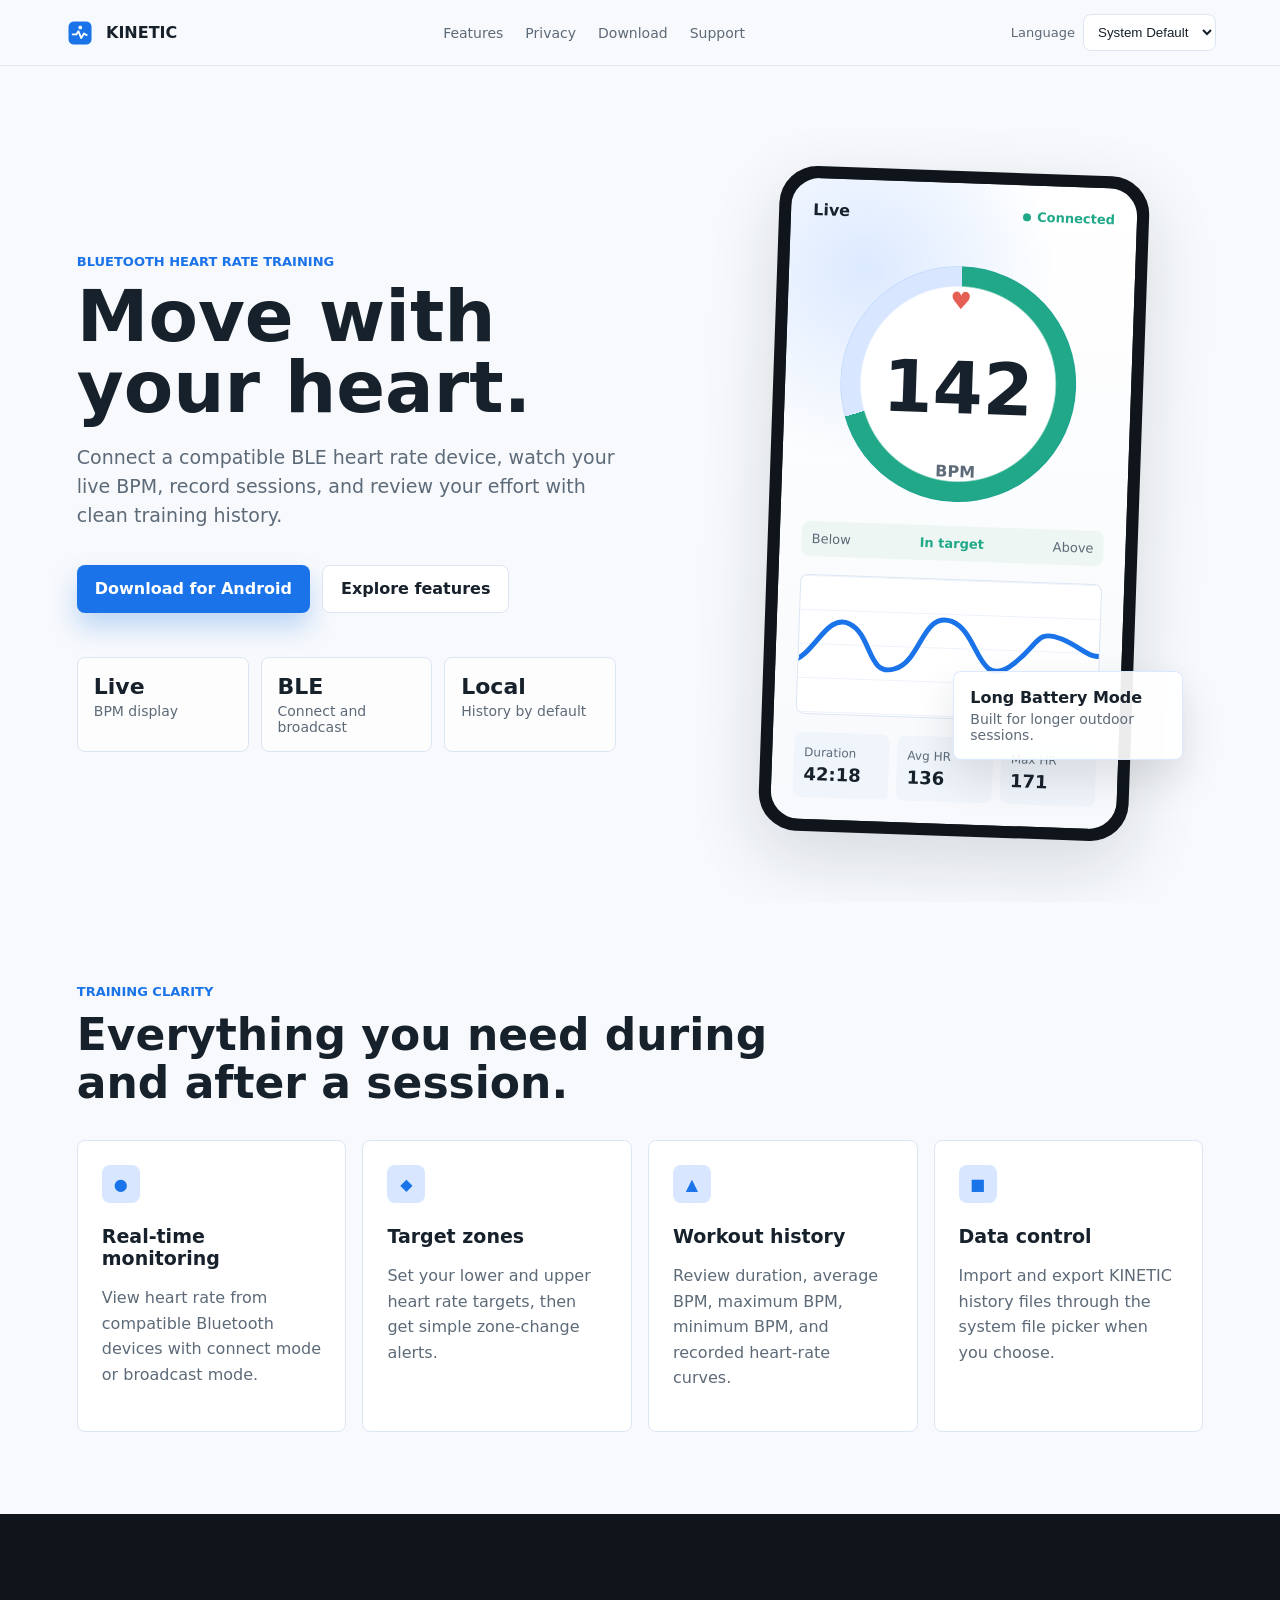
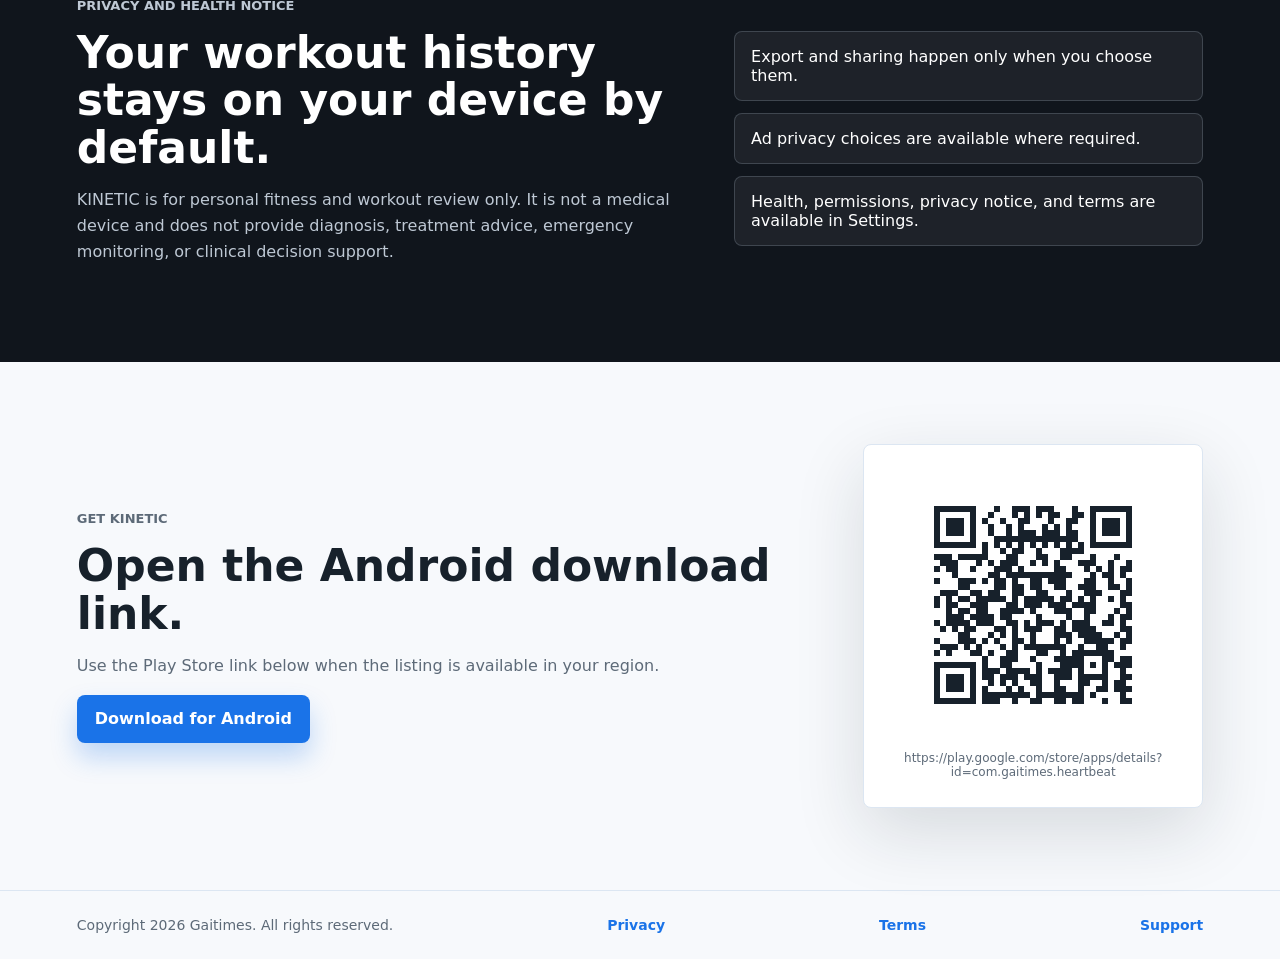
<file: index.html>
<!doctype html>
<html lang="en">
  <head>
    <meta charset="utf-8">
    <meta name="viewport" content="width=device-width, initial-scale=1">
    <title>KINETIC</title>
    <meta name="description" content="KINETIC tracks live heart rate, workout history, and training alerts from compatible Bluetooth heart rate devices.">
    <meta property="og:title" content="KINETIC">
    <meta property="og:description" content="Live heart rate tracking, workout history, and simple training alerts.">
    <meta property="og:image" content="./assets/feature-graphic-1024x500.png">
    <meta name="theme-color" content="#1A73E8">
    <link rel="icon" href="./assets/store-icon-512.png">
    <link rel="stylesheet" href="./styles.css">
  </head>
  <body>
    <header class="site-header">
      <a class="brand" href="#top" aria-label="KINETIC">
        <img src="./assets/store-icon-512.png" alt="">
        <span data-i18n="brand">KINETIC</span>
      </a>
      <nav class="nav-links" aria-label="Primary">
        <a href="#features" data-i18n="navFeatures">Features</a>
        <a href="#privacy" data-i18n="navPrivacy">Privacy</a>
        <a href="#download" data-i18n="navDownload">Download</a>
        <a href="./support.html" data-i18n="navSupport">Support</a>
      </nav>
      <label class="language-picker">
        <span data-i18n="languageLabel">Language</span>
        <select id="languageSelect" aria-label="Language">
          <option value="auto" data-i18n="systemDefault">System Default</option>
          <option value="en">English</option>
          <option value="zh-CN">简体中文</option>
          <option value="zh-TW">繁體中文</option>
          <option value="ja">日本語</option>
          <option value="ko">한국어</option>
          <option value="es">Español</option>
          <option value="pt">Português</option>
          <option value="fr">Français</option>
        </select>
      </label>
    </header>

    <main id="top">
      <section class="hero">
        <div class="hero-copy">
          <p class="eyebrow" data-i18n="eyebrow">Bluetooth heart rate training</p>
          <h1 data-i18n="heroTitle">Move with your heart.</h1>
          <p class="hero-text" data-i18n="heroText">Connect a compatible BLE heart rate device, watch your live BPM, record sessions, and review your effort with clean training history.</p>
          <div class="hero-actions">
            <a class="primary-button" id="downloadButton" href="#" data-i18n="downloadButton">Download for Android</a>
            <a class="secondary-button" href="#features" data-i18n="learnMore">Explore features</a>
          </div>
          <dl class="hero-stats" aria-label="KINETIC highlights">
            <div>
              <dt data-i18n="statLive">Live</dt>
              <dd data-i18n="statLiveText">BPM display</dd>
            </div>
            <div>
              <dt data-i18n="statBle">BLE</dt>
              <dd data-i18n="statBleText">Connect and broadcast</dd>
            </div>
            <div>
              <dt data-i18n="statData">Local</dt>
              <dd data-i18n="statDataText">History by default</dd>
            </div>
          </dl>
        </div>

        <div class="phone-stage" aria-label="KINETIC app preview">
          <div class="phone-shell">
            <div class="phone-screen">
              <div class="app-topbar">
                <span data-i18n="previewLive">Live</span>
                <span class="status-dot" data-i18n="previewConnected">Connected</span>
              </div>
              <div class="heart-ring">
                <span class="pulse-mark" aria-hidden="true">&#9829;</span>
                <strong>142</strong>
                <span data-i18n="previewUnit">BPM</span>
              </div>
              <div class="zone-row">
                <span data-i18n="previewBelow">Below</span>
                <strong data-i18n="previewInZone">In target</strong>
                <span data-i18n="previewAbove">Above</span>
              </div>
              <div class="chart-card">
                <div class="chart-line" aria-hidden="true"></div>
              </div>
              <div class="summary-grid">
                <div><span data-i18n="previewDuration">Duration</span><strong>42:18</strong></div>
                <div><span data-i18n="previewAvg">Avg HR</span><strong>136</strong></div>
                <div><span data-i18n="previewMax">Max HR</span><strong>171</strong></div>
              </div>
            </div>
          </div>
          <div class="floating-note">
            <strong data-i18n="noteTitle">Long Battery Mode</strong>
            <span data-i18n="noteText">Built for longer outdoor sessions.</span>
          </div>
        </div>
      </section>

      <section class="feature-band" id="features">
        <div class="section-heading">
          <p class="eyebrow" data-i18n="featuresEyebrow">Training clarity</p>
          <h2 data-i18n="featuresTitle">Everything you need during and after a session.</h2>
        </div>
        <div class="feature-grid">
          <article>
            <span class="feature-icon" aria-hidden="true">&#9679;</span>
            <h3 data-i18n="featureLiveTitle">Real-time monitoring</h3>
            <p data-i18n="featureLiveText">View heart rate from compatible Bluetooth devices with connect mode or broadcast mode.</p>
          </article>
          <article>
            <span class="feature-icon" aria-hidden="true">&#9670;</span>
            <h3 data-i18n="featureZoneTitle">Target zones</h3>
            <p data-i18n="featureZoneText">Set your lower and upper heart rate targets, then get simple zone-change alerts.</p>
          </article>
          <article>
            <span class="feature-icon" aria-hidden="true">&#9650;</span>
            <h3 data-i18n="featureHistoryTitle">Workout history</h3>
            <p data-i18n="featureHistoryText">Review duration, average BPM, maximum BPM, minimum BPM, and recorded heart-rate curves.</p>
          </article>
          <article>
            <span class="feature-icon" aria-hidden="true">&#9632;</span>
            <h3 data-i18n="featureDataTitle">Data control</h3>
            <p data-i18n="featureDataText">Import and export KINETIC history files through the system file picker when you choose.</p>
          </article>
        </div>
      </section>

      <section class="privacy-band" id="privacy">
        <div>
          <p class="eyebrow" data-i18n="privacyEyebrow">Privacy and health notice</p>
          <h2 data-i18n="privacyTitle">Your workout history stays on your device by default.</h2>
          <p data-i18n="privacyText">KINETIC is for personal fitness and workout review only. It is not a medical device and does not provide diagnosis, treatment advice, emergency monitoring, or clinical decision support.</p>
        </div>
        <ul>
          <li data-i18n="privacyPoint1">Export and sharing happen only when you choose them.</li>
          <li data-i18n="privacyPoint2">Ad privacy choices are available where required.</li>
          <li data-i18n="privacyPoint3">Health, permissions, privacy notice, and terms are available in Settings.</li>
        </ul>
      </section>

      <section class="download-band" id="download">
        <div class="download-copy">
          <p class="eyebrow" data-i18n="downloadEyebrow">Get KINETIC</p>
          <h2 data-i18n="downloadTitle">Scan to download the app.</h2>
          <p data-i18n="downloadText">Point your phone camera at the code, or open the Android download link directly.</p>
          <a class="primary-button" id="downloadButtonBottom" href="#" data-i18n="downloadButton">Download for Android</a>
        </div>
        <div class="qr-panel">
          <canvas id="downloadQr" width="264" height="264" aria-label="Download QR code"></canvas>
          <p id="downloadUrlText"></p>
        </div>
      </section>
    </main>

    <footer class="site-footer">
      <span data-i18n="footerCopyright">Copyright 2026 Gaitimes. All rights reserved.</span>
      <a href="./privacy.html" data-i18n="footerPrivacy">Privacy</a>
      <a href="./terms.html" data-i18n="footerTerms">Terms</a>
      <a href="./support.html" data-i18n="footerSupport">Support</a>
    </footer>

    <script src="./app.js"></script>
  </body>
</html>
</file>
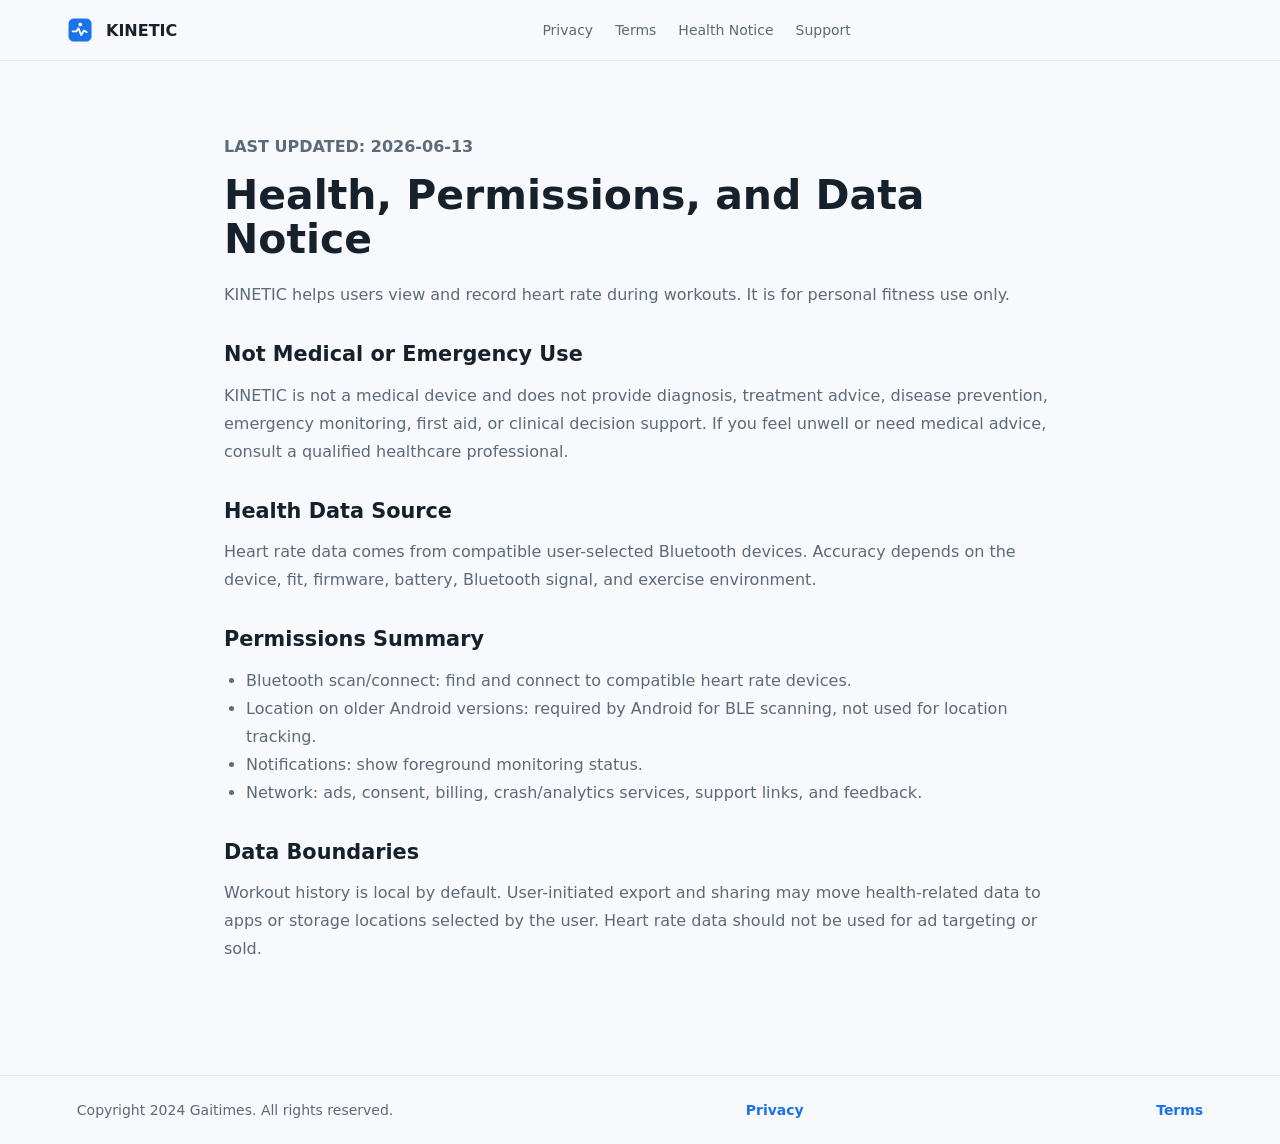
<file: health-data.html>
<!doctype html>
<html lang="en">
  <head>
    <meta charset="utf-8">
    <meta name="viewport" content="width=device-width, initial-scale=1">
    <title>KINETIC Health, Permissions, and Data Notice</title>
    <link rel="icon" href="./assets/store-icon-512.png">
    <link rel="stylesheet" href="./styles.css">
  </head>
  <body>
    <header class="site-header">
      <a class="brand" href="./index.html" aria-label="KINETIC">
        <img src="./assets/store-icon-512.png" alt="">
        <span>KINETIC</span>
      </a>
      <nav class="nav-links" aria-label="Legal">
        <a href="./privacy.html">Privacy</a>
        <a href="./terms.html">Terms</a>
        <a href="./health-data.html">Health Notice</a>
        <a href="./support.html">Support</a>
      </nav>
    </header>
    <main class="legal-page">
      <p class="eyebrow">Last updated: 2026-06-13</p>
      <h1>Health, Permissions, and Data Notice</h1>
      <p>KINETIC helps users view and record heart rate during workouts. It is for personal fitness use only.</p>

      <h2>Not Medical or Emergency Use</h2>
      <p>KINETIC is not a medical device and does not provide diagnosis, treatment advice, disease prevention, emergency monitoring, first aid, or clinical decision support. If you feel unwell or need medical advice, consult a qualified healthcare professional.</p>

      <h2>Health Data Source</h2>
      <p>Heart rate data comes from compatible user-selected Bluetooth devices. Accuracy depends on the device, fit, firmware, battery, Bluetooth signal, and exercise environment.</p>

      <h2>Permissions Summary</h2>
      <ul>
        <li>Bluetooth scan/connect: find and connect to compatible heart rate devices.</li>
        <li>Location on older Android versions: required by Android for BLE scanning, not used for location tracking.</li>
        <li>Notifications: show foreground monitoring status.</li>
        <li>Network: ads, consent, billing, crash/analytics services, support links, and feedback.</li>
      </ul>

      <h2>Data Boundaries</h2>
      <p>Workout history is local by default. User-initiated export and sharing may move health-related data to apps or storage locations selected by the user. Heart rate data should not be used for ad targeting or sold.</p>
    </main>
    <footer class="site-footer">
      <span>Copyright 2024 Gaitimes. All rights reserved.</span>
      <a href="./privacy.html">Privacy</a>
      <a href="./terms.html">Terms</a>
    </footer>
  </body>
</html>
</file>
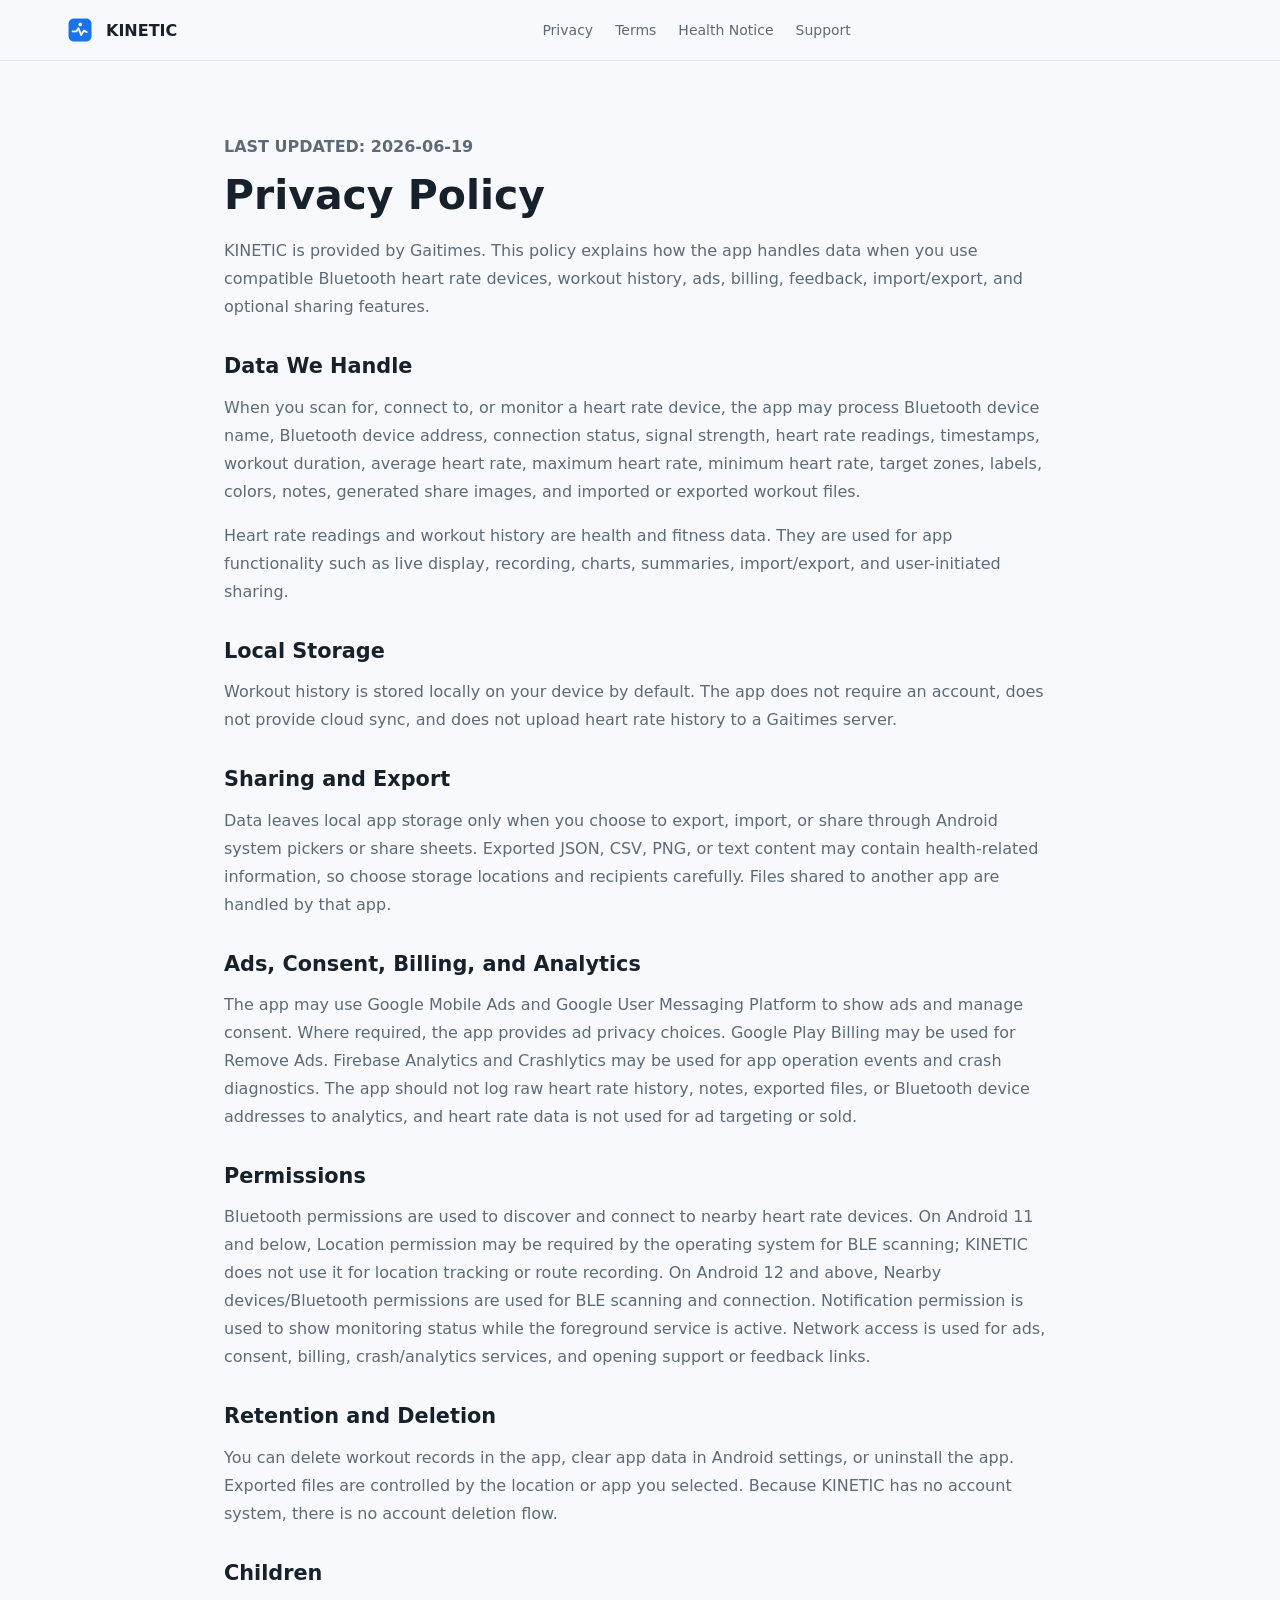
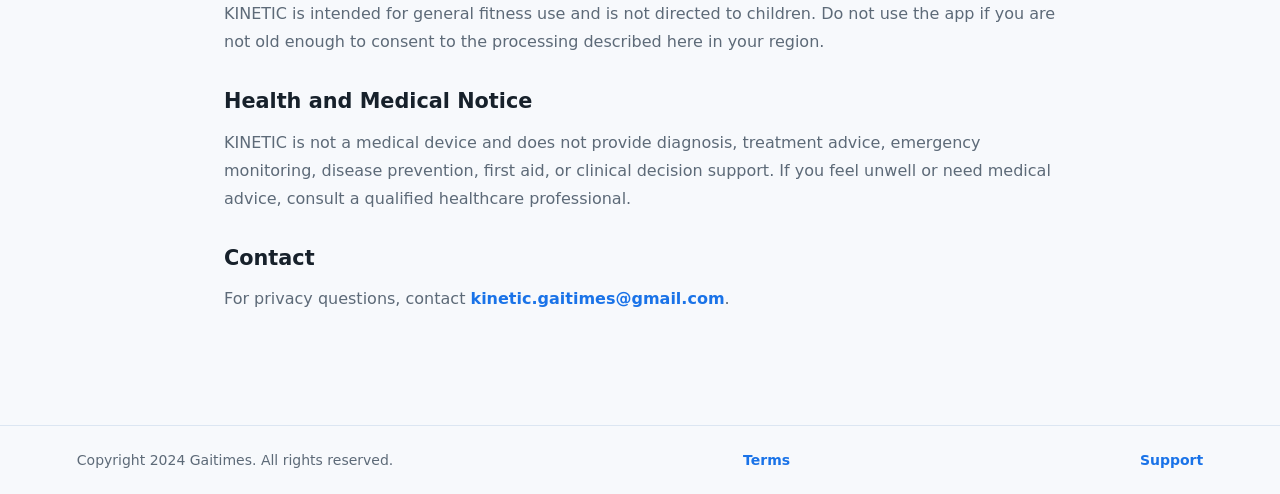
<file: privacy.html>
<!doctype html>
<html lang="en">
  <head>
    <meta charset="utf-8">
    <meta name="viewport" content="width=device-width, initial-scale=1">
    <title>KINETIC Privacy Policy</title>
    <meta name="description" content="Privacy policy for KINETIC, a Bluetooth heart rate monitor app.">
    <link rel="icon" href="./assets/store-icon-512.png">
    <link rel="stylesheet" href="./styles.css">
  </head>
  <body>
    <header class="site-header">
      <a class="brand" href="./index.html" aria-label="KINETIC">
        <img src="./assets/store-icon-512.png" alt="">
        <span>KINETIC</span>
      </a>
      <nav class="nav-links" aria-label="Legal">
        <a href="./privacy.html">Privacy</a>
        <a href="./terms.html">Terms</a>
        <a href="./health-data.html">Health Notice</a>
        <a href="./support.html">Support</a>
      </nav>
    </header>
    <main class="legal-page">
      <p class="eyebrow">Last updated: 2026-06-19</p>
      <h1>Privacy Policy</h1>
      <p>KINETIC is provided by Gaitimes. This policy explains how the app handles data when you use compatible Bluetooth heart rate devices, workout history, ads, billing, feedback, import/export, and optional sharing features.</p>

      <h2>Data We Handle</h2>
      <p>When you scan for, connect to, or monitor a heart rate device, the app may process Bluetooth device name, Bluetooth device address, connection status, signal strength, heart rate readings, timestamps, workout duration, average heart rate, maximum heart rate, minimum heart rate, target zones, labels, colors, notes, generated share images, and imported or exported workout files.</p>
      <p>Heart rate readings and workout history are health and fitness data. They are used for app functionality such as live display, recording, charts, summaries, import/export, and user-initiated sharing.</p>

      <h2>Local Storage</h2>
      <p>Workout history is stored locally on your device by default. The app does not require an account, does not provide cloud sync, and does not upload heart rate history to a Gaitimes server.</p>

      <h2>Sharing and Export</h2>
      <p>Data leaves local app storage only when you choose to export, import, or share through Android system pickers or share sheets. Exported JSON, CSV, PNG, or text content may contain health-related information, so choose storage locations and recipients carefully. Files shared to another app are handled by that app.</p>

      <h2>Ads, Consent, Billing, and Analytics</h2>
      <p>The app may use Google Mobile Ads and Google User Messaging Platform to show ads and manage consent. Where required, the app provides ad privacy choices. Google Play Billing may be used for Remove Ads. Firebase Analytics and Crashlytics may be used for app operation events and crash diagnostics. The app should not log raw heart rate history, notes, exported files, or Bluetooth device addresses to analytics, and heart rate data is not used for ad targeting or sold.</p>

      <h2>Permissions</h2>
      <p>Bluetooth permissions are used to discover and connect to nearby heart rate devices. On Android 11 and below, Location permission may be required by the operating system for BLE scanning; KINETIC does not use it for location tracking or route recording. On Android 12 and above, Nearby devices/Bluetooth permissions are used for BLE scanning and connection. Notification permission is used to show monitoring status while the foreground service is active. Network access is used for ads, consent, billing, crash/analytics services, and opening support or feedback links.</p>

      <h2>Retention and Deletion</h2>
      <p>You can delete workout records in the app, clear app data in Android settings, or uninstall the app. Exported files are controlled by the location or app you selected. Because KINETIC has no account system, there is no account deletion flow.</p>

      <h2>Children</h2>
      <p>KINETIC is intended for general fitness use and is not directed to children. Do not use the app if you are not old enough to consent to the processing described here in your region.</p>

      <h2>Health and Medical Notice</h2>
      <p>KINETIC is not a medical device and does not provide diagnosis, treatment advice, emergency monitoring, disease prevention, first aid, or clinical decision support. If you feel unwell or need medical advice, consult a qualified healthcare professional.</p>

      <h2>Contact</h2>
      <p>For privacy questions, contact <a href="mailto:kinetic.gaitimes@gmail.com">kinetic.gaitimes@gmail.com</a>.</p>
    </main>
    <footer class="site-footer">
      <span>Copyright 2024 Gaitimes. All rights reserved.</span>
      <a href="./terms.html">Terms</a>
      <a href="./support.html">Support</a>
    </footer>
  </body>
</html>
</file>
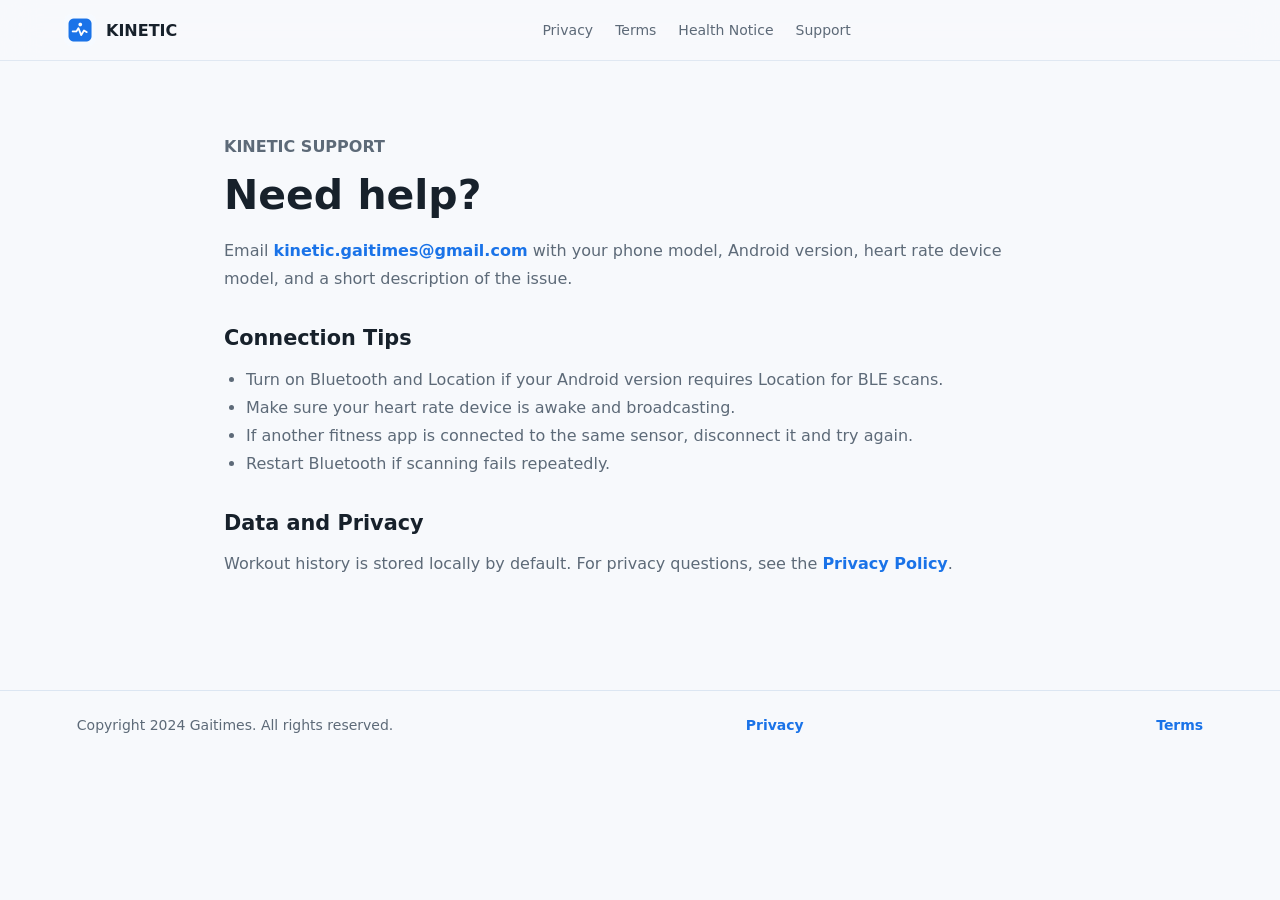
<file: support.html>
<!doctype html>
<html lang="en">
  <head>
    <meta charset="utf-8">
    <meta name="viewport" content="width=device-width, initial-scale=1">
    <title>KINETIC Support</title>
    <link rel="icon" href="./assets/store-icon-512.png">
    <link rel="stylesheet" href="./styles.css">
  </head>
  <body>
    <header class="site-header">
      <a class="brand" href="./index.html" aria-label="KINETIC">
        <img src="./assets/store-icon-512.png" alt="">
        <span>KINETIC</span>
      </a>
      <nav class="nav-links" aria-label="Legal">
        <a href="./privacy.html">Privacy</a>
        <a href="./terms.html">Terms</a>
        <a href="./health-data.html">Health Notice</a>
        <a href="./support.html">Support</a>
      </nav>
    </header>
    <main class="legal-page">
      <p class="eyebrow">KINETIC Support</p>
      <h1>Need help?</h1>
      <p>Email <a href="mailto:kinetic.gaitimes@gmail.com">kinetic.gaitimes@gmail.com</a> with your phone model, Android version, heart rate device model, and a short description of the issue.</p>

      <h2>Connection Tips</h2>
      <ul>
        <li>Turn on Bluetooth and Location if your Android version requires Location for BLE scans.</li>
        <li>Make sure your heart rate device is awake and broadcasting.</li>
        <li>If another fitness app is connected to the same sensor, disconnect it and try again.</li>
        <li>Restart Bluetooth if scanning fails repeatedly.</li>
      </ul>

      <h2>Data and Privacy</h2>
      <p>Workout history is stored locally by default. For privacy questions, see the <a href="./privacy.html">Privacy Policy</a>.</p>
    </main>
    <footer class="site-footer">
      <span>Copyright 2024 Gaitimes. All rights reserved.</span>
      <a href="./privacy.html">Privacy</a>
      <a href="./terms.html">Terms</a>
    </footer>
  </body>
</html>
</file>
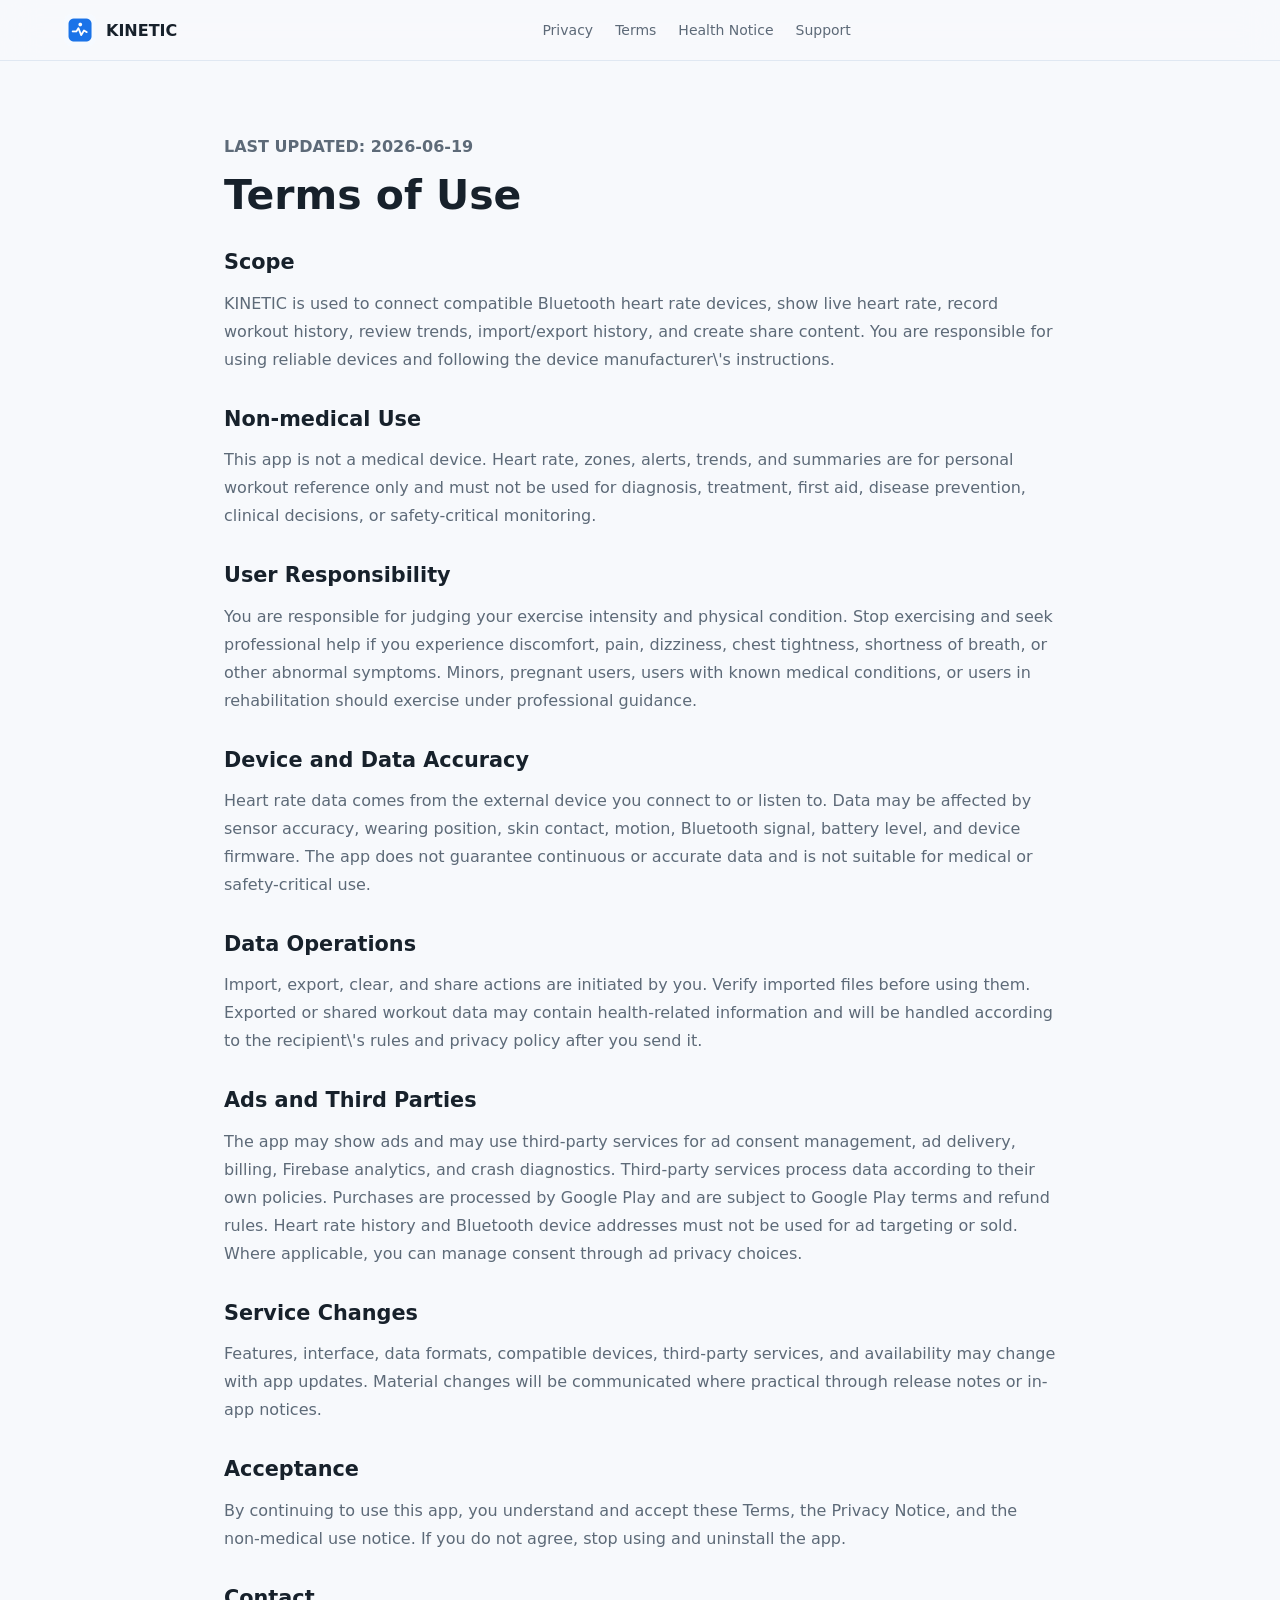
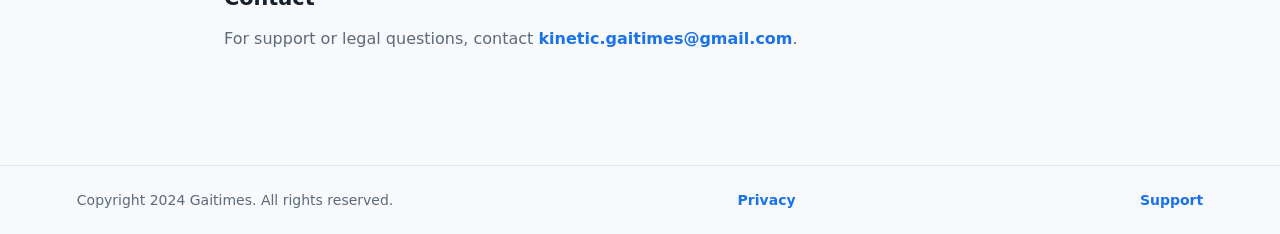
<file: terms.html>
<!doctype html>
<html lang="en">
  <head>
    <meta charset="utf-8">
    <meta name="viewport" content="width=device-width, initial-scale=1">
    <title>KINETIC Terms of Use</title>
    <link rel="icon" href="./assets/store-icon-512.png">
    <link rel="stylesheet" href="./styles.css">
  </head>
  <body>
    <header class="site-header">
      <a class="brand" href="./index.html" aria-label="KINETIC">
        <img src="./assets/store-icon-512.png" alt="">
        <span>KINETIC</span>
      </a>
      <nav class="nav-links" aria-label="Legal">
        <a href="./privacy.html">Privacy</a>
        <a href="./terms.html">Terms</a>
        <a href="./health-data.html">Health Notice</a>
        <a href="./support.html">Support</a>
      </nav>
    </header>
    <main class="legal-page">
      <p class="eyebrow">Last updated: 2026-06-19</p>
      <h1>Terms of Use</h1>
      <h2>Scope</h2>
      <p>KINETIC is used to connect compatible Bluetooth heart rate devices, show live heart rate, record workout history, review trends, import/export history, and create share content. You are responsible for using reliable devices and following the device manufacturer\'s instructions.</p>

      <h2>Non-medical Use</h2>
      <p>This app is not a medical device. Heart rate, zones, alerts, trends, and summaries are for personal workout reference only and must not be used for diagnosis, treatment, first aid, disease prevention, clinical decisions, or safety-critical monitoring.</p>

      <h2>User Responsibility</h2>
      <p>You are responsible for judging your exercise intensity and physical condition. Stop exercising and seek professional help if you experience discomfort, pain, dizziness, chest tightness, shortness of breath, or other abnormal symptoms. Minors, pregnant users, users with known medical conditions, or users in rehabilitation should exercise under professional guidance.</p>

      <h2>Device and Data Accuracy</h2>
      <p>Heart rate data comes from the external device you connect to or listen to. Data may be affected by sensor accuracy, wearing position, skin contact, motion, Bluetooth signal, battery level, and device firmware. The app does not guarantee continuous or accurate data and is not suitable for medical or safety-critical use.</p>

      <h2>Data Operations</h2>
      <p>Import, export, clear, and share actions are initiated by you. Verify imported files before using them. Exported or shared workout data may contain health-related information and will be handled according to the recipient\'s rules and privacy policy after you send it.</p>

      <h2>Ads and Third Parties</h2>
      <p>The app may show ads and may use third-party services for ad consent management, ad delivery, billing, Firebase analytics, and crash diagnostics. Third-party services process data according to their own policies. Purchases are processed by Google Play and are subject to Google Play terms and refund rules. Heart rate history and Bluetooth device addresses must not be used for ad targeting or sold. Where applicable, you can manage consent through ad privacy choices.</p>

      <h2>Service Changes</h2>
      <p>Features, interface, data formats, compatible devices, third-party services, and availability may change with app updates. Material changes will be communicated where practical through release notes or in-app notices.</p>

      <h2>Acceptance</h2>
      <p>By continuing to use this app, you understand and accept these Terms, the Privacy Notice, and the non-medical use notice. If you do not agree, stop using and uninstall the app.</p>

      <h2>Contact</h2>
      <p>For support or legal questions, contact <a href="mailto:kinetic.gaitimes@gmail.com">kinetic.gaitimes@gmail.com</a>.</p>
    </main>
    <footer class="site-footer">
      <span>Copyright 2024 Gaitimes. All rights reserved.</span>
      <a href="./privacy.html">Privacy</a>
      <a href="./support.html">Support</a>
    </footer>
  </body>
</html>
</file>
<file: styles.css>
:root {
  color-scheme: light;
  --blue: #1a73e8;
  --ink: #17212b;
  --muted: #5d6a78;
  --bg: #f7f9fc;
  --panel: #ffffff;
  --line: #dce6f2;
  --green: #20a889;
  --coral: #e65f55;
  --low: #3d8bff;
  --shadow: 0 24px 70px rgba(23, 33, 43, 0.14);
}

* {
  box-sizing: border-box;
}

html {
  scroll-behavior: smooth;
}

body {
  margin: 0;
  background: var(--bg);
  color: var(--ink);
  font-family: Inter, ui-sans-serif, system-ui, -apple-system, BlinkMacSystemFont, "Segoe UI", sans-serif;
}

a {
  color: inherit;
  text-decoration: none;
}

.site-header {
  position: sticky;
  top: 0;
  z-index: 20;
  display: grid;
  grid-template-columns: auto 1fr auto;
  align-items: center;
  gap: 24px;
  padding: 14px clamp(20px, 5vw, 72px);
  border-bottom: 1px solid rgba(220, 230, 242, 0.86);
  background: rgba(247, 249, 252, 0.88);
  backdrop-filter: blur(18px);
}

.brand {
  display: inline-flex;
  align-items: center;
  gap: 10px;
  font-weight: 800;
}

.brand img {
  width: 32px;
  height: 32px;
  border-radius: 8px;
}

.nav-links {
  display: flex;
  justify-content: center;
  gap: 22px;
  color: var(--muted);
  font-size: 14px;
}

.nav-links a:hover {
  color: var(--blue);
}

.language-picker {
  display: inline-flex;
  align-items: center;
  gap: 8px;
  color: var(--muted);
  font-size: 13px;
}

.language-picker select {
  min-width: 132px;
  border: 1px solid var(--line);
  border-radius: 8px;
  background: var(--panel);
  color: var(--ink);
  padding: 9px 10px;
}

.hero {
  display: grid;
  grid-template-columns: minmax(0, 1.04fr) minmax(330px, 0.96fr);
  gap: clamp(36px, 7vw, 92px);
  align-items: center;
  min-height: calc(100svh - 64px);
  padding: clamp(48px, 8vw, 104px) clamp(20px, 6vw, 88px) 64px;
  overflow: hidden;
}

.eyebrow {
  margin: 0 0 12px;
  color: var(--blue);
  font-size: 13px;
  font-weight: 800;
  letter-spacing: 0;
  text-transform: uppercase;
}

h1,
h2,
h3,
p {
  overflow-wrap: anywhere;
}

h1 {
  max-width: 820px;
  margin: 0;
  font-size: clamp(38px, 6.4vw, 72px);
  line-height: 0.98;
  letter-spacing: 0;
}

.hero-text {
  max-width: 660px;
  margin: 20px 0 0;
  color: var(--muted);
  font-size: clamp(16px, 1.6vw, 19px);
  line-height: 1.55;
}

.hero-actions {
  display: flex;
  flex-wrap: wrap;
  gap: 12px;
  margin-top: 34px;
}

.primary-button,
.secondary-button {
  display: inline-flex;
  align-items: center;
  justify-content: center;
  min-height: 48px;
  border-radius: 8px;
  padding: 0 18px;
  font-weight: 800;
}

.primary-button {
  background: var(--blue);
  color: #ffffff;
  box-shadow: 0 14px 26px rgba(26, 115, 232, 0.26);
}

.secondary-button {
  border: 1px solid var(--line);
  background: var(--panel);
  color: var(--ink);
}

.hero-stats {
  display: grid;
  grid-template-columns: repeat(3, minmax(0, 1fr));
  gap: 12px;
  max-width: 660px;
  margin: 44px 0 0;
}

.hero-stats div {
  padding: 16px;
  border: 1px solid var(--line);
  border-radius: 8px;
  background: rgba(255, 255, 255, 0.78);
}

.hero-stats dt {
  font-weight: 900;
  font-size: 22px;
}

.hero-stats dd {
  margin: 4px 0 0;
  color: var(--muted);
  font-size: 14px;
}

.phone-stage {
  position: relative;
  min-height: 600px;
}

.phone-shell {
  width: min(370px, 86vw);
  margin: 0 auto;
  padding: 12px;
  border-radius: 38px;
  background: #10151c;
  box-shadow: var(--shadow);
  transform: rotate(2deg);
}

.phone-screen {
  min-height: 640px;
  border-radius: 28px;
  background:
    radial-gradient(circle at 22% 14%, rgba(216, 231, 255, 0.9), transparent 31%),
    linear-gradient(180deg, #ffffff 0%, #f7f9fc 100%);
  padding: 22px;
}

.app-topbar,
.zone-row,
.summary-grid {
  display: flex;
  align-items: center;
  justify-content: space-between;
}

.app-topbar {
  font-weight: 900;
}

.status-dot {
  position: relative;
  color: var(--green);
  font-size: 13px;
}

.status-dot::before {
  content: "";
  display: inline-block;
  width: 8px;
  height: 8px;
  margin-right: 6px;
  border-radius: 999px;
  background: var(--green);
}

.heart-ring {
  display: grid;
  place-items: center;
  width: 236px;
  height: 236px;
  margin: 42px auto 24px;
  border-radius: 50%;
  background:
    radial-gradient(circle, #ffffff 0 58%, transparent 59%),
    conic-gradient(var(--green) 0 70%, #d8e7ff 70% 100%);
  box-shadow: inset 0 0 0 1px rgba(26, 115, 232, 0.1);
}

.heart-ring strong {
  font-size: 72px;
  line-height: 0.9;
}

.heart-ring span {
  color: var(--muted);
  font-weight: 800;
}

.pulse-mark {
  color: var(--coral) !important;
  font-size: 24px;
}

.zone-row {
  gap: 8px;
  padding: 10px;
  border-radius: 8px;
  background: #eef6f3;
  color: var(--muted);
  font-size: 13px;
}

.zone-row strong {
  color: var(--green);
}

.chart-card {
  height: 140px;
  margin-top: 18px;
  border: 1px solid var(--line);
  border-radius: 8px;
  background:
    linear-gradient(#edf3fb 1px, transparent 1px) 0 0 / 100% 34px,
    #ffffff;
  overflow: hidden;
}

.chart-line {
  width: 100%;
  height: 100%;
  background: url("data:image/svg+xml,%3Csvg width='320' height='140' viewBox='0 0 320 140' xmlns='http://www.w3.org/2000/svg'%3E%3Cpath d='M0 88 C24 82 34 38 58 48 C82 58 78 102 106 92 C132 84 132 32 162 42 C190 52 190 108 222 86 C252 64 246 46 274 56 C296 64 304 78 320 70' fill='none' stroke='%231A73E8' stroke-width='5' stroke-linecap='round'/%3E%3C/svg%3E") center / cover no-repeat;
}

.summary-grid {
  display: grid;
  grid-template-columns: repeat(3, minmax(0, 1fr));
  gap: 8px;
  margin-top: 18px;
}

.summary-grid div {
  min-width: 0;
  padding: 13px 10px;
  border-radius: 8px;
  background: #f0f5fb;
}

.summary-grid span {
  display: block;
  color: var(--muted);
  font-size: 12px;
}

.summary-grid strong {
  display: block;
  margin-top: 4px;
  font-size: 18px;
}

.floating-note {
  position: absolute;
  right: 4%;
  bottom: 76px;
  max-width: 230px;
  padding: 16px;
  border: 1px solid rgba(216, 231, 255, 0.9);
  border-radius: 8px;
  background: rgba(255, 255, 255, 0.92);
  box-shadow: 0 18px 40px rgba(23, 33, 43, 0.12);
}

.floating-note strong,
.floating-note span {
  display: block;
}

.floating-note span {
  margin-top: 4px;
  color: var(--muted);
  font-size: 14px;
}

.feature-band,
.privacy-band,
.download-band {
  padding: 82px clamp(20px, 6vw, 88px);
}

.section-heading {
  max-width: 720px;
}

h2 {
  margin: 0;
  font-size: clamp(28px, 4.2vw, 44px);
  line-height: 1.08;
}

.feature-grid {
  display: grid;
  grid-template-columns: repeat(4, minmax(0, 1fr));
  gap: 16px;
  margin-top: 34px;
}

.feature-grid article {
  min-height: 245px;
  padding: 24px;
  border: 1px solid var(--line);
  border-radius: 8px;
  background: var(--panel);
}

.feature-icon {
  display: inline-grid;
  place-items: center;
  width: 38px;
  height: 38px;
  border-radius: 8px;
  background: #d8e7ff;
  color: var(--blue);
}

h3 {
  margin: 22px 0 10px;
  font-size: 19px;
}

.feature-grid p,
.privacy-band p,
.download-copy p {
  color: var(--muted);
  line-height: 1.6;
}

.privacy-band {
  display: grid;
  grid-template-columns: minmax(0, 1fr) minmax(280px, 0.76fr);
  gap: 40px;
  align-items: center;
  background: #10151c;
  color: #ffffff;
}

.privacy-band p {
  max-width: 780px;
  color: #bec8d4;
}

.privacy-band ul {
  display: grid;
  gap: 12px;
  margin: 0;
  padding: 0;
  list-style: none;
}

.privacy-band li {
  padding: 15px 16px;
  border: 1px solid rgba(216, 231, 255, 0.18);
  border-radius: 8px;
  background: rgba(255, 255, 255, 0.06);
}

.download-band {
  display: grid;
  grid-template-columns: minmax(0, 1fr) 340px;
  gap: 40px;
  align-items: center;
}

.download-copy {
  max-width: 720px;
}

.qr-panel {
  display: grid;
  justify-items: center;
  gap: 14px;
  padding: 28px;
  border: 1px solid var(--line);
  border-radius: 8px;
  background: var(--panel);
  box-shadow: var(--shadow);
}

#downloadQr {
  width: 264px;
  height: 264px;
  image-rendering: pixelated;
}

#downloadUrlText {
  width: 100%;
  margin: 0;
  color: var(--muted);
  font-size: 12px;
  text-align: center;
  overflow-wrap: anywhere;
}

.site-footer {
  display: flex;
  flex-wrap: wrap;
  justify-content: space-between;
  gap: 14px;
  padding: 26px clamp(20px, 6vw, 88px);
  border-top: 1px solid var(--line);
  color: var(--muted);
  font-size: 14px;
}

.site-footer a {
  color: var(--blue);
  font-weight: 800;
}

.legal-page {
  max-width: 880px;
  margin: 0 auto;
  padding: 72px 24px 96px;
}

.legal-page h1 {
  margin: 12px 0 20px;
  color: var(--ink);
  font-size: clamp(1.9rem, 3.2vw, 3rem);
  line-height: 1.08;
}

.legal-page h2 {
  margin: 34px 0 10px;
  color: var(--ink);
  font-size: 1.3rem;
}

.legal-page p,
.legal-page li {
  color: var(--muted);
  font-size: 1rem;
  line-height: 1.75;
}

.legal-page a {
  color: var(--blue);
  font-weight: 800;
}

.legal-page ul {
  padding-left: 22px;
}

@media (max-width: 980px) {
  .site-header {
    grid-template-columns: 1fr auto;
  }

  .nav-links {
    display: none;
  }

  .hero,
  .privacy-band,
  .download-band {
    grid-template-columns: 1fr;
  }

  .phone-stage {
    min-height: auto;
  }

  .feature-grid {
    grid-template-columns: repeat(2, minmax(0, 1fr));
  }

  .download-band {
    justify-items: start;
  }
}

@media (max-width: 620px) {
  .site-header {
    gap: 12px;
  }

  .brand span,
  .language-picker span {
    display: none;
  }

  .language-picker select {
    min-width: 118px;
  }

  .hero {
    padding-top: 34px;
  }

  .hero-stats,
  .feature-grid,
  .summary-grid {
    grid-template-columns: 1fr;
  }

  .phone-shell {
    width: min(340px, 100%);
    transform: none;
  }

  .phone-screen {
    min-height: 590px;
  }

  .heart-ring {
    width: 210px;
    height: 210px;
  }

  .floating-note {
    position: static;
    margin: 16px auto 0;
  }

  .qr-panel {
    width: 100%;
  }
}
</file>
